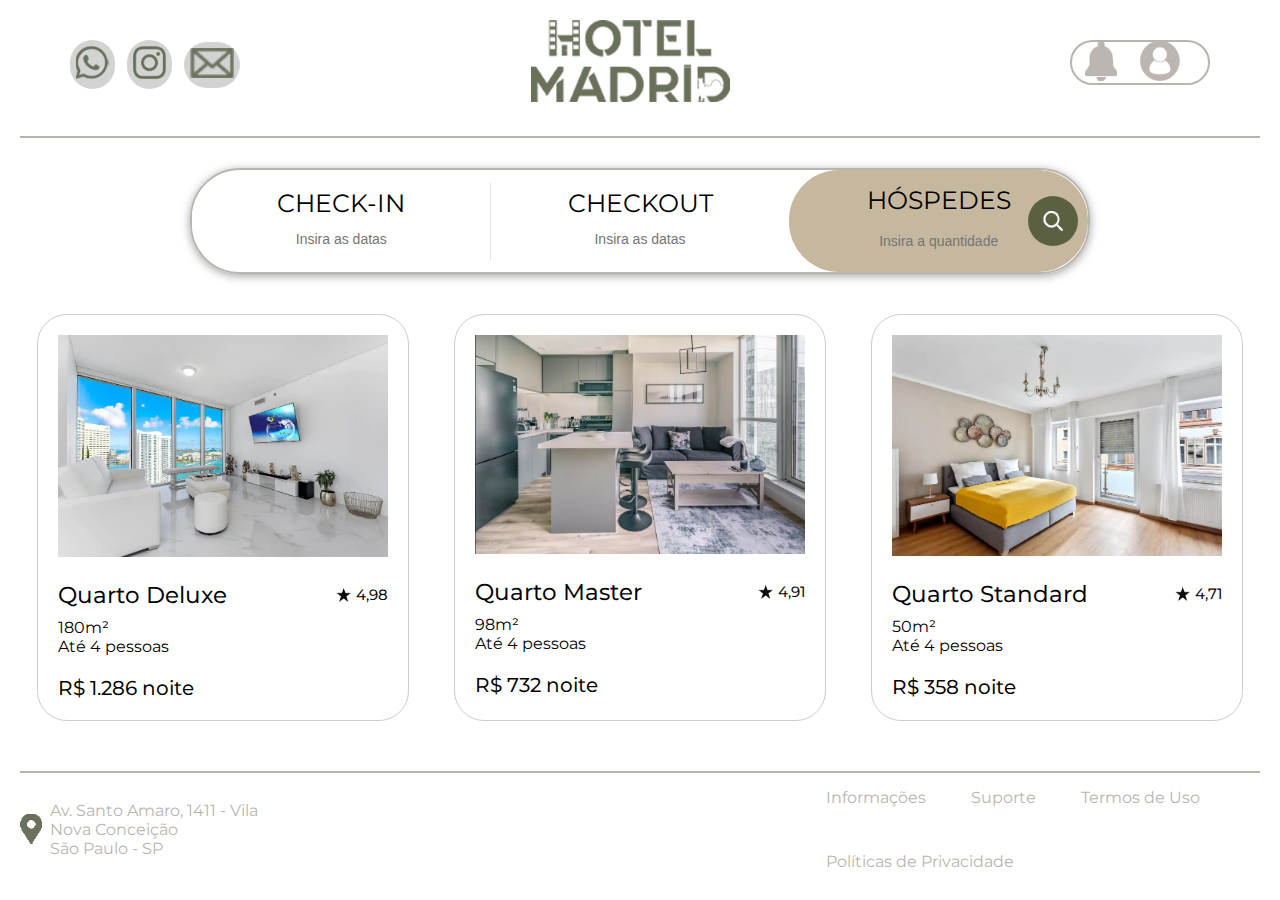
<file: index.html>
<!DOCTYPE html>
<html lang="pt-br">

<head>
    <meta charset="UTF-8">
    <meta name="viewport" content="width=device-width, initial-scale=1.0">
    <title>Hotel Madrid</title>
    <link rel="stylesheet" href="./ReservaDeHotel/CSS/styleIndex.css">
    <script src="./ReservaDeHotel/JS/index.js"></script>
    <link rel="shortcut icon" href="./ReservaDeHotel/imagens/icone_logo.ico" type="image/x-icon"> 
</head>

<body>
    <section id="container">
        <header class="header">
            <div class="redes-sociais">
                <ul>
                    <li><a href="#"> <img src="./ReservaDeHotel/imagens/whatsapp-icon.png" alt="whatsapp"></a></li>
                    <li><a href="#"> <img src="./ReservaDeHotel/imagens/instagram-icon.png" alt="instagram"></a></li>
                    <li class="emailIcon"><a href="#"> <img src="./ReservaDeHotel/imagens/email-header.png" alt="email"></a></li>
                </ul>
            </div>

            <div class="logo">
                <a href="./index.html">
                    <img src="ReservaDeHotel/imagens/logodosite.png" alt="Hotel Madrid">
                </a>
            </div>

            <div class="header-end">
                <button class="menu-btn"><img src="ReservaDeHotel/imagens/notificação-icon.png" class="header-end-img"
                        alt="Notificações"></button>
                <button class="perfil">
                    <a href="./ReservaDeHotel/html/login.html">
                    <img src="ReservaDeHotel/imagens/perfil-icon.png" class="header-end-img"
                        alt="Perfil"></button>
                    </a>
            </div>
        </header>
        <hr>

        <div class="corpo">
            <div class="barra-de-pesquisa-container">

                <div id="popup-quartos" class="popup" style="display:none;">
                    <h3>Escolha seu Quarto</h3>
                    <p>Deluxe: R$ 1286 + R$ 350 taxa de limpeza</p>
                    <button onclick="escolherQuarto('Deluxe')">Escolher Deluxe</button>
                    <p>Master: R$ 732 + R$ 350 taxa de limpeza</p>
                    <button onclick="escolherQuarto('Master')">Escolher Master</button>
                    <p>Standard: R$ 358 + R$ 350 taxa de limpeza</p>
                    <button onclick="escolherQuarto('Standard')">Escolher Standard</button>
                    <button class="botaoFechar" style="margin-top: 20px; display: block; margin-left: 80%; background-color:  #8FBF8F;" onclick="fecharPopupQuartos()">Fechar</button>
                </div>
                
                <div id="popup-recibo" class="popup" style="display:none;"></div>
                
                <div class="barra-de-pesquisa">
                    <div class="input-group">
                        <label for="checkin">CHECK-IN</label>
                        <input type="text" placeholder="Insira as datas" id="checkin">
                    </div>
                    <div class="input-group checkout">
                        <label for="checkout">CHECKOUT</label>
                        <input type="text" placeholder="Insira as datas" id="checkout">
                    </div>
                    <div class="input-group hospedes">
                        <label for="hospedes">HÓSPEDES</label>
                        <input type="text" placeholder="Insira a quantidade" id="hospedes">
                        <button class="pesquisar" onclick="mostrarPopupQuartos()">
                            <img src="ReservaDeHotel/imagens/lupa-icon.png" alt="Pesquisar">
                        </button>
                        <div id="erro-reserva" style="display:none; color:red;"></div>
                    </div>
                </div>
            </div>

            <div class="quartos">
                <div class="quarto-deluxe">
                    <a href="./ReservaDeHotel/html/quartoDeluxe.html">
                        <img src="ReservaDeHotel/imagens/Quarto/Deluxe/aa.png" alt="Quarto Deluxe">
                        <p class="categoria-quarto">Quarto Deluxe <span class="avaliação"><img
                                    src="ReservaDeHotel/imagens/star.png" alt="Avaliação">4,98</span></p>
                        <div class="descrição-quarto">
                            <p>180m²</p>
                            <p>Até 4 pessoas</p>
                        </div>
                        <p class="preço-quarto">R$ 1.286 noite</p>
                    </a>
                </div>

                <div class="quarto-master">
                    <a href="./ReservaDeHotel/html/quartoMaster.html">
                        <img src="ReservaDeHotel/imagens/Quarto/Master/aa.png" alt="Quarto Master">
                        <p class="categoria-quarto">Quarto Master <span class="avaliação"><img
                                    src="ReservaDeHotel/imagens/star.png" alt="Avaliação">4,91</span></p>
                        <div class="descrição-quarto">
                            <p>98m²</p>
                            <p>Até 4 pessoas</p>
                        </div>
                        <p class="preço-quarto">R$ 732 noite</p>
                    </a>
                </div>

                <div class="quarto-standard">
                    <a href="./ReservaDeHotel/html/quartoStandard.html">
                        <img src="ReservaDeHotel/imagens/Quarto/Standard/kk.jpg" alt="Quarto Standard">
                        <p class="categoria-quarto">Quarto Standard <span class="avaliação"><img
                                    src="ReservaDeHotel/imagens/star.png" alt="Avaliação">4,71</span></p>
                        <div class="descrição-quarto">
                            <p>50m²</p>
                            <p>Até 4 pessoas</p>
                     </a>
                    </div>
                    <p class="preço-quarto">R$ 358 noite</p>
                </div>
            </div>





        </div>

        <hr>

        <div class="footer">
            <img class="localização-icon" src="ReservaDeHotel/imagens/pin-icon.png" alt="Localização">
            <div id="localização">

                <p>Av. Santo Amaro, 1411 - Vila Nova Conceição</p>
                <p>São Paulo - SP</p>
            </div>
            <nav class="nav-footer">
                <a href="./ReservaDeHotel/html/informacoes.html">Informações</a>
                <a href="#">Suporte</a>
                <a href="#">Termos de Uso</a>
                <a href="#">Políticas de Privacidade</a>
            </nav>
        </div>
    </section>
</body>

</html>
</file>
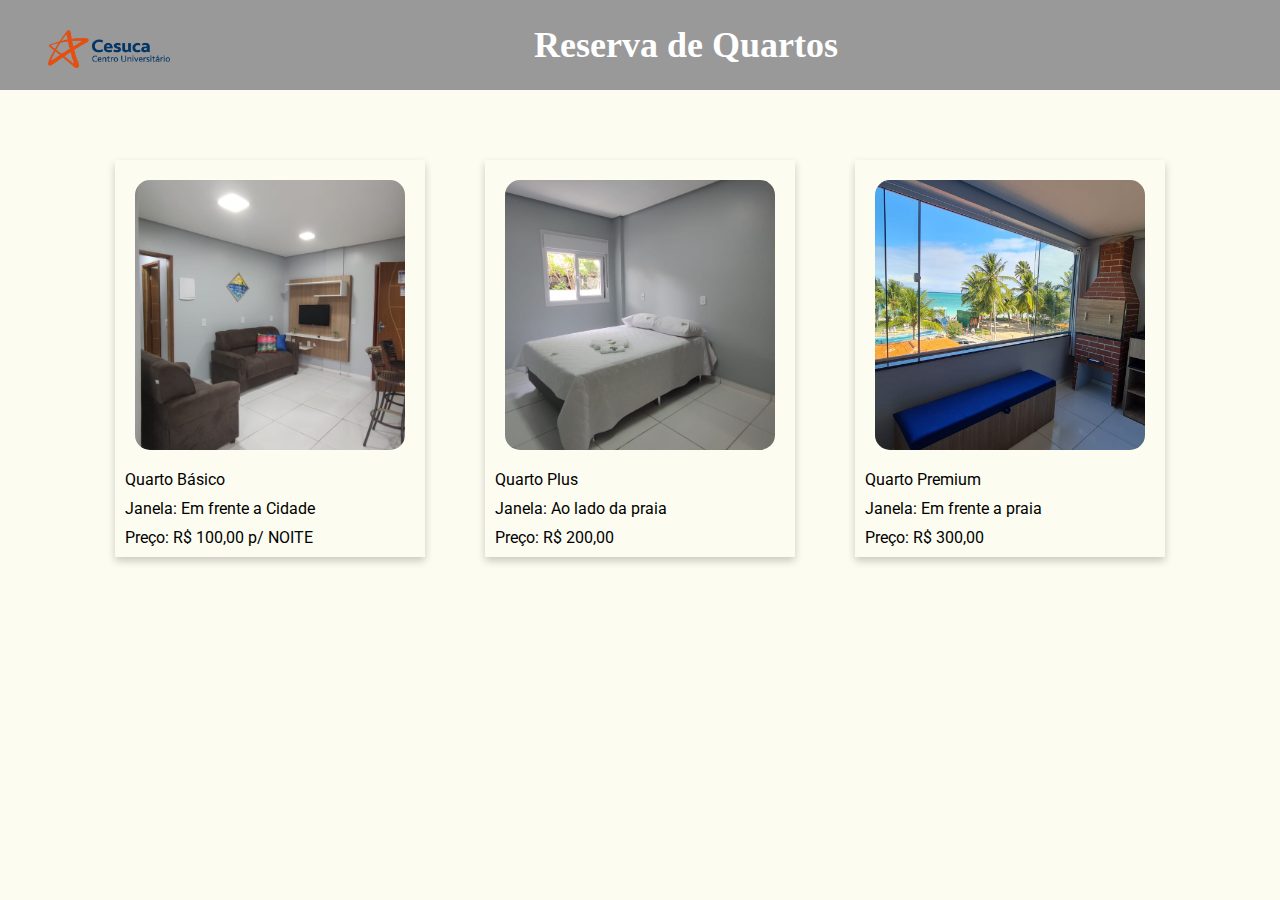
<file: ReservaDeHotel/index.html>
<!DOCTYPE html>
<html lang="pt-br">
<head>
    <meta charset="UTF-8">
    <meta name="viewport" content="width=device-width, initial-scale=1.0">
    <title>Reserva de Hotéis</title>
    <link rel="stylesheet" href="./css/styleIndex.css">
    <link href="https://fonts.googleapis.com/css2?family=Roboto:wght@400;700&display=swap" rel="stylesheet">

</head>
<body>
    <div class="cabecalho">
        <div  class="logoCesuca">
        <a href="https://www.cesuca.edu.br/">
        <img src="./imagens/capaCesucaSemFundo.png" >
        </a>
        </div>
        <a href="./index.html">
            <h1>Reserva de Quartos</h1>
        </a>
        
    </div>
    
    <div class="corpoFotosQuartos">
       
        <div  class="quartoBasico">
            <button onclick="window.location.href='/ReservaDeHotel/html/quartoBasico.html'">
            <img src="./imagens/quartoBasico.jpeg">
            
            <p>Quarto Básico</p>
            <p>Janela: Em frente a Cidade </p>
            <p>Preço: R$ 100,00 p/ NOITE</p>
            </button>
        </div>
        
        <div class="quartoPlus">
            <button onclick="window.location.href='/ReservaDeHotel/html/quartoPlus.html'">
            <img src="./imagens/quartoPlus.jpeg">

            <p>Quarto Plus</p>
            <p>Janela: Ao lado da praia</p>
            <p>Preço: R$ 200,00</p>
            </button>
        </div>
 
        <div class="quartoPremium">
            <button onclick="window.location.href='/ReservaDeHotel/html/quartoPremium.html'">
            <img src="./imagens/quartoPremium.jpeg">

            <p>Quarto Premium</p>
            <p>Janela: Em frente a praia</p>
            <p>Preço: R$ 300,00</p>
            </button>
        </div>

    </div>

    <div class="rodape">

    </div>


    
</body>
</html>
</file>
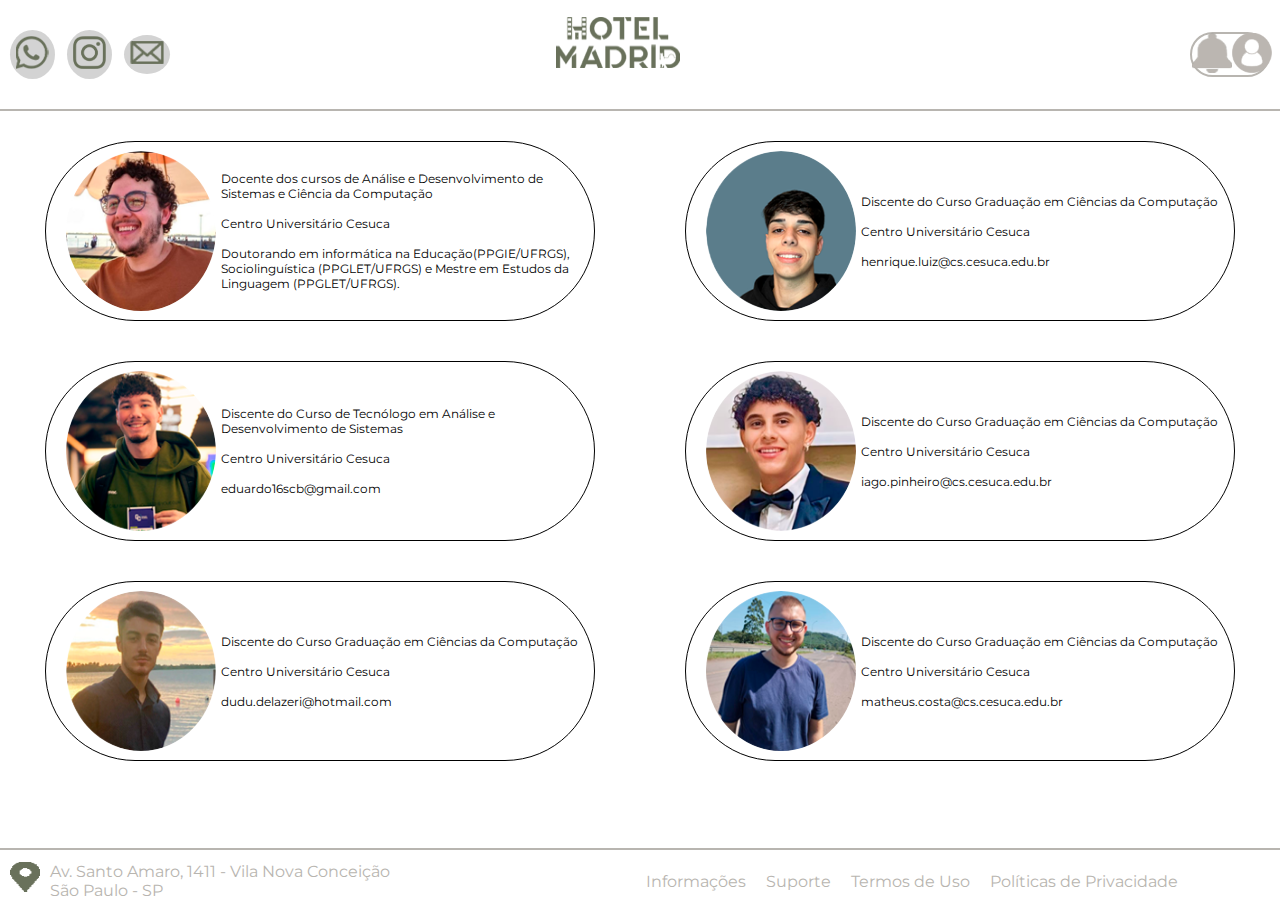
<file: ReservaDeHotel/html/informacoes.html>
<!DOCTYPE html>
<html lang="pt-br">
  <head>
    <meta charset="UTF-8" />
    <meta name="viewport" content="width=device-width, initial-scale=1.0" />
    <link rel="stylesheet" href="../CSS/informacoes.css" />
    <title>Informações Hotel Madrid</title>
  </head>

  <body>
    <header class="header">
      <div class="redes-sociais">
        <ul>
          <li>
            <a href="#">
              <img src="../imagens/whatsapp-icon.png" alt="whatsapp"
            /></a>
          </li>
          <li>
            <a href="#">
              <img src="../imagens/instagram-icon.png" alt="instagram"
            /></a>
          </li>
          <li class="emailIcon"><a href="#"> <img src="./..//imagens/email-header.png" alt="email"></a></li>
        </ul>
      </div>

      <div class="logo">
        <a href="../../index.html">
          <img src="../imagens/logodosite.png" alt="Hotel Madrid" />
        </a>
      </div>

      <div class="header-end">
        <button class="menu-btn">
          <img
            src="../imagens/notificação-icon.png"
            class="header-end-img"
            alt="Notificações"
          />
        </button>
        <button class="perfil">
          <a href="./login.html">
          <img
            src="../imagens/perfil-icon.png"
            class="header-end-img"
            alt="Perfil"
          />
        </a>
        </button>
      </div>
    </header>
    <hr />

    <div class="corpo">
      <div id="row-1">
        <div class="participantes">
          <img
            src="../imagens/fotosParticipantes/Prof.png"
            width="170px"
            height="160px"
            alt="Foto do docente Arthur Marques"
          />
          <p class="descricao-participante">
            Docente dos cursos de Análise e Desenvolvimento de Sistemas e
            Ciência da Computação<br /><br />Centro Universitário Cesuca<br /><br />Doutorando
            em informática na Educação(PPGIE/UFRGS), Sociolinguística
            (PPGLET/UFRGS) e Mestre em Estudos da Linguagem (PPGLET/UFRGS).
          </p>
        </div>

        <div class="participantes">
          <img
            src="../imagens/fotosParticipantes/H.png"
            width="170px"
            height="160px"
            alt="Foto do aluno Henrique Ribeiro"
          />
          <p class="descricao-participante">
            Discente do Curso Graduação em Ciências da Computação
            <br /><br />Centro Universitário Cesuca<br /><br />henrique.luiz@cs.cesuca.edu.br
          </p>
        </div>
      </div>

      <div id="row-2">
        <div class="participantes">
          <img
            src="../imagens/fotosParticipantes/EB.png"
            width="170px"
            height="160px"
            alt="Foto do aluno Eduardo Bernardo"
          />
          <p class="descricao-participante">
            Discente do Curso de Tecnólogo em Análise e Desenvolvimento de
            Sistemas<br /><br />Centro Universitário Cesuca<br /><br />eduardo16scb@gmail.com
          </p>
        </div>

        <div class="participantes">
          <img
            src="../imagens/fotosParticipantes/I.png"
            width="170px"
            height="160px"
            alt="Foto do aluno Iago Pinheiro"
          />
          <p class="descricao-participante">
            Discente do Curso Graduação em Ciências da Computação<br /><br />Centro
            Universitário Cesuca<br /><br />iago.pinheiro@cs.cesuca.edu.br
          </p>
        </div>
      </div>

      <div id="row-3">
        <div class="participantes">
          <img
            src="../imagens/fotosParticipantes/ED.png"
            width="170px"
            height="160px"
            alt="Foto do aluno Eduardo Delazeri"
          />
          <p class="descricao-participante">
            Discente do Curso Graduação em Ciências da Computação<br /><br />Centro
            Universitário Cesuca<br /><br />dudu.delazeri@hotmail.com
          </p>
        </div>

        <div class="participantes">
          <img
            src="../imagens/fotosParticipantes/M.png"
            width="170px"
            height="160px"
            alt="Foto do aluno Matheus Negrini"
          />
          <p class="descricao-participante">
            Discente do Curso Graduação em Ciências da Computação<br /><br />Centro
            Universitário Cesuca<br /><br />matheus.costa@cs.cesuca.edu.br
          </p>
        </div>
      </div>
    </div>

    <hr id="footer-line" />
    <div class="footer">
      <div id="localizacao">
        <img
          class="localizacao-icon"
          src="../imagens/pin-icon.png"
          alt="Localização"
        />
        <p>Av. Santo Amaro, 1411 - Vila Nova Conceição<br />São Paulo - SP</p>
      </div>
      <nav class="nav-footer">
        <a href="./../html/informacoes.html">Informações</a>
        <a href="#">Suporte</a>
        <a href="#">Termos de Uso</a>
        <a href="#">Políticas de Privacidade</a>
      </nav>
    </div>
  </body>
</html>
</file>
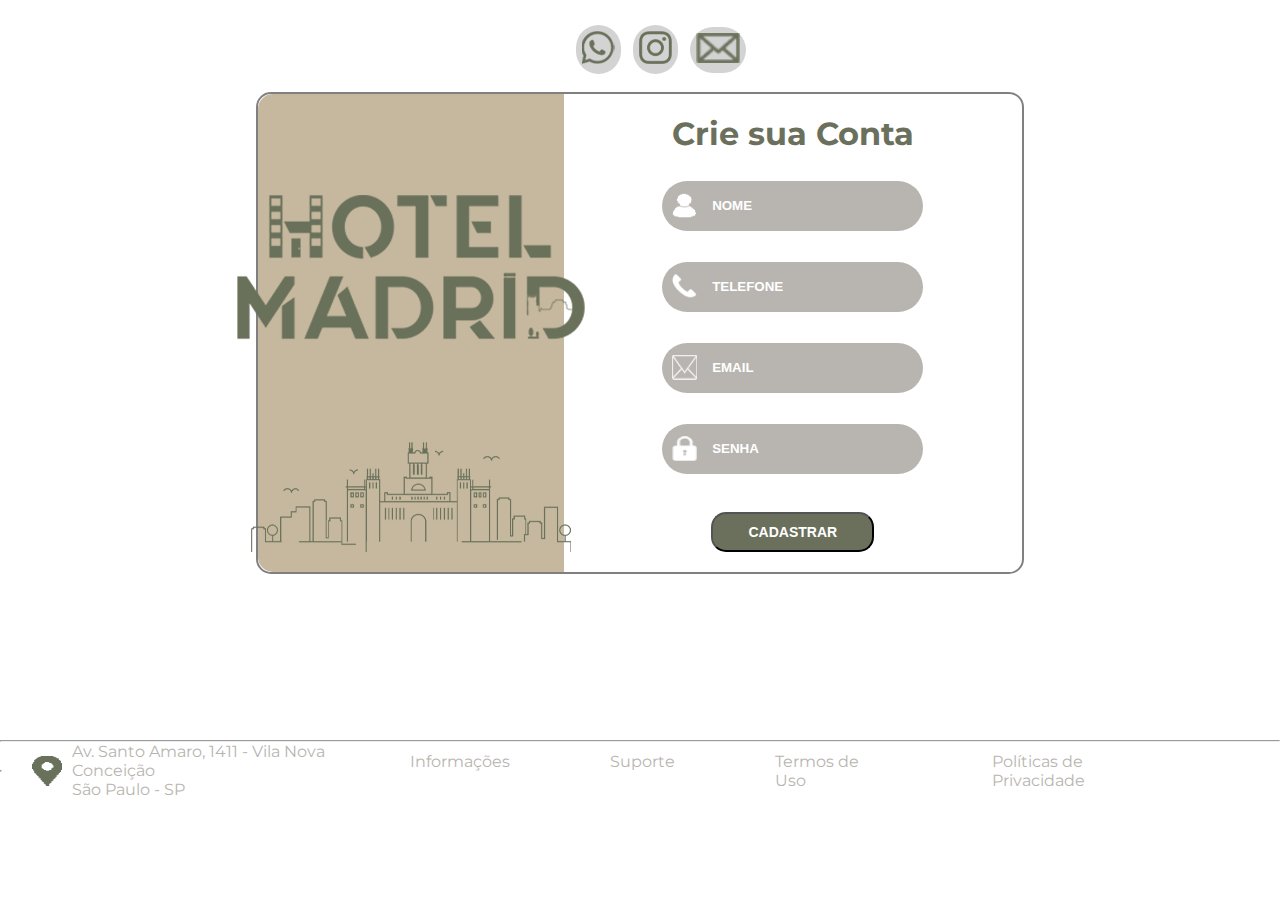
<file: ReservaDeHotel/html/login.html>
<!DOCTYPE html>
<html lang="pt-br">

<head>
    <meta charset="UTF-8">
    <meta name="viewport" content="width=device-width, initial-scale=1.0">
    <link rel="stylesheet" href="../CSS/login.css">
    <link rel="shortcut icon" href="../imagens/icone_logo.ico" type="image/x-icon"> 
    <title>Login</title>
</head>

<header class="header">
    <div class="redes-sociais">
        <ul>
            <li><a href="#"> <img src="./..//imagens/whatsapp-icon.png" alt="whatsapp"></a></li>
            <li><a href="#"> <img src="./..//imagens/instagram-icon.png" alt="instagram"></a></li>
            <li class="emailIcon"><a href="#"> <img src="./..//imagens/email-header.png" alt="email"></a></li>
        </ul>
    </div>

    
</header>
   
<body>
    
    <div class="main-login">
        <div class="left-login">
            <div class="logo-container"> 
                <img src="../imagens/logo.png" alt="Logo Hotel Madrid" class="logo-left">
            </div>
            <img src="../imagens/madrid.png" alt="" class="madrid-left">
        </div>
        <div class="right-login">
            <div class="card-login">
                <h1> Crie sua Conta </h1>
                <form class="form">
                    <div class="input-container">
                        <img src="../imagens/nome-icon.png" alt="nome-icon">
                        <input type="text" placeholder="Nome">
                    </div>
                    <div class="input-container">
                        <img src="../imagens/telefone-icon.png" alt="telefone-icon">
                        <input type="tel" placeholder="Telefone">
                    </div>
                    <div class="input-container">
                        <img src="../imagens/email-icon.png" alt="email-icon">
                        <input type="email" placeholder="Email">
                    </div>
                    <div class="input-container">
                        <img src="../imagens/senha-icon.png" alt="senha-icon">
                        <input type="password" placeholder="Senha">
                    </div>
                    <button src="../../index.html" class="btn"> Cadastrar </button>
                </form>
            </div>
        </div>
    </div>

    <hr class="hrDaDesgraca">

    <div class="footer">
        <hr>
        
        <div id="localizacao">
            <img class="localizacao-icon" src="../imagens/pin-icon.png" alt="Localização">
            <p>Av. Santo Amaro, 1411 - Vila Nova Conceição<br>São Paulo - SP</p>
        </div>
        <nav class="nav-footer">
            <a href="informacoes.html">Informações</a>
            <a href="#">Suporte</a>
            <a href="#">Termos de Uso</a>
            <a href="#">Políticas de Privacidade</a>
        </nav>
    </div>
    <script src="../JS/login.js"></script>
</body>

</html>
</file>
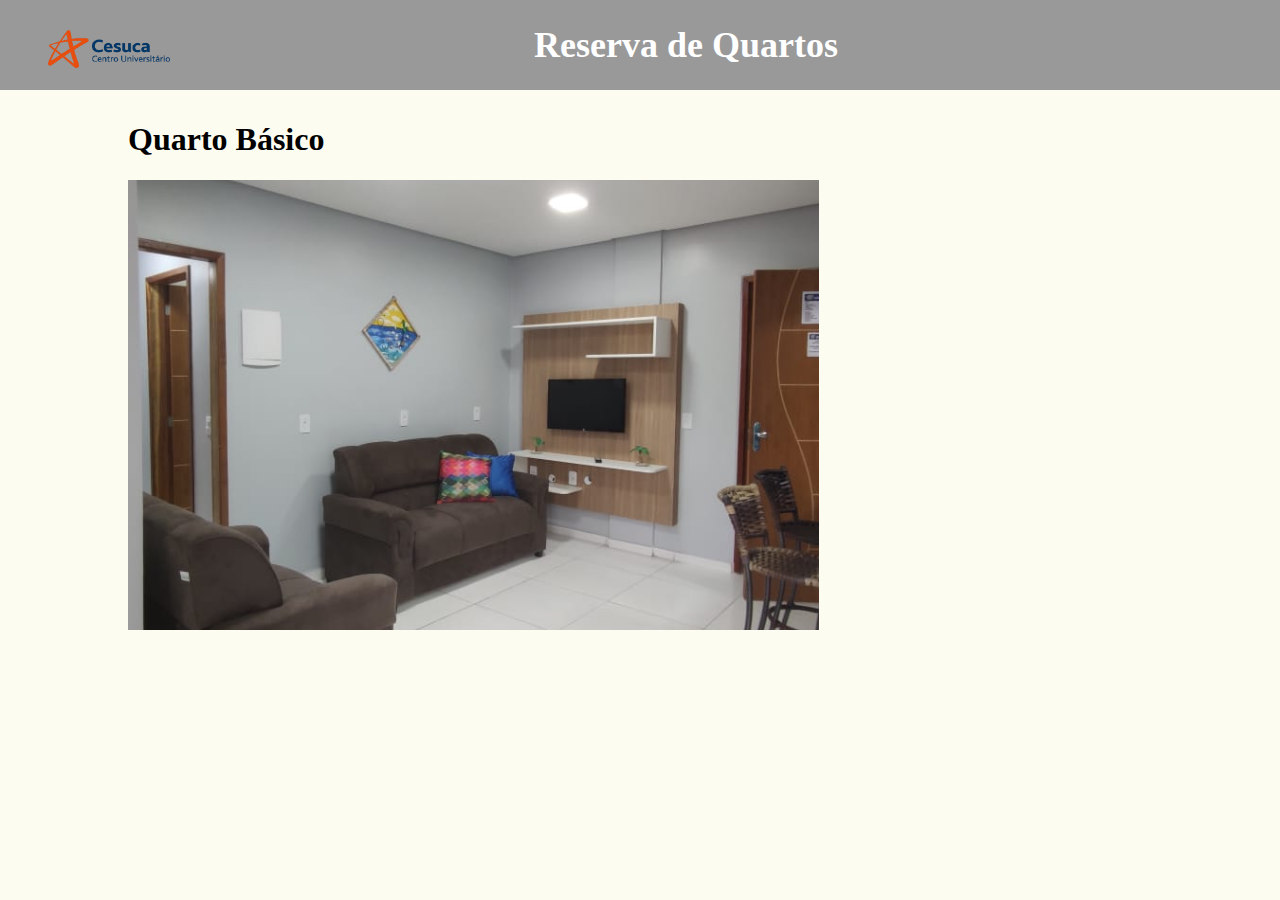
<file: ReservaDeHotel/html/quartoBasico.html>
<!DOCTYPE html>
<html lang="pt-br">
<head>
    <meta charset="UTF-8">
    <meta name="viewport" content="width=device-width, initial-scale=1.0">
    <link rel="stylesheet" href="../css/styleQuartos.css">
    <link href="https://fonts.googleapis.com/css2?family=Roboto:wght@400;700&display=swap" rel="stylesheet">

    <title>Quarto Básico</title>
</head>
<body>
    <div class="cabecalho">
    
        <div  class="logoCesuca">
            <a href="https://www.cesuca.edu.br/">
            <img src="../imagens/capaCesucaSemFundo.png" >
            </a>
            </div>
        <a  href="../../index.html">
            <h1>Reserva de Quartos</h1>
        </a>
    
    </div>

    <div class="imagemTitulo">   
        <h1>Quarto Básico</h1>
        <img src="../imagens/quartoBasico1.jpeg">
    </div>

    <div class="infoAp">

    </div>

    <div class="form">

    </div>

    <div class="rodape">
        
    </div>
</body>
</html>
</file>
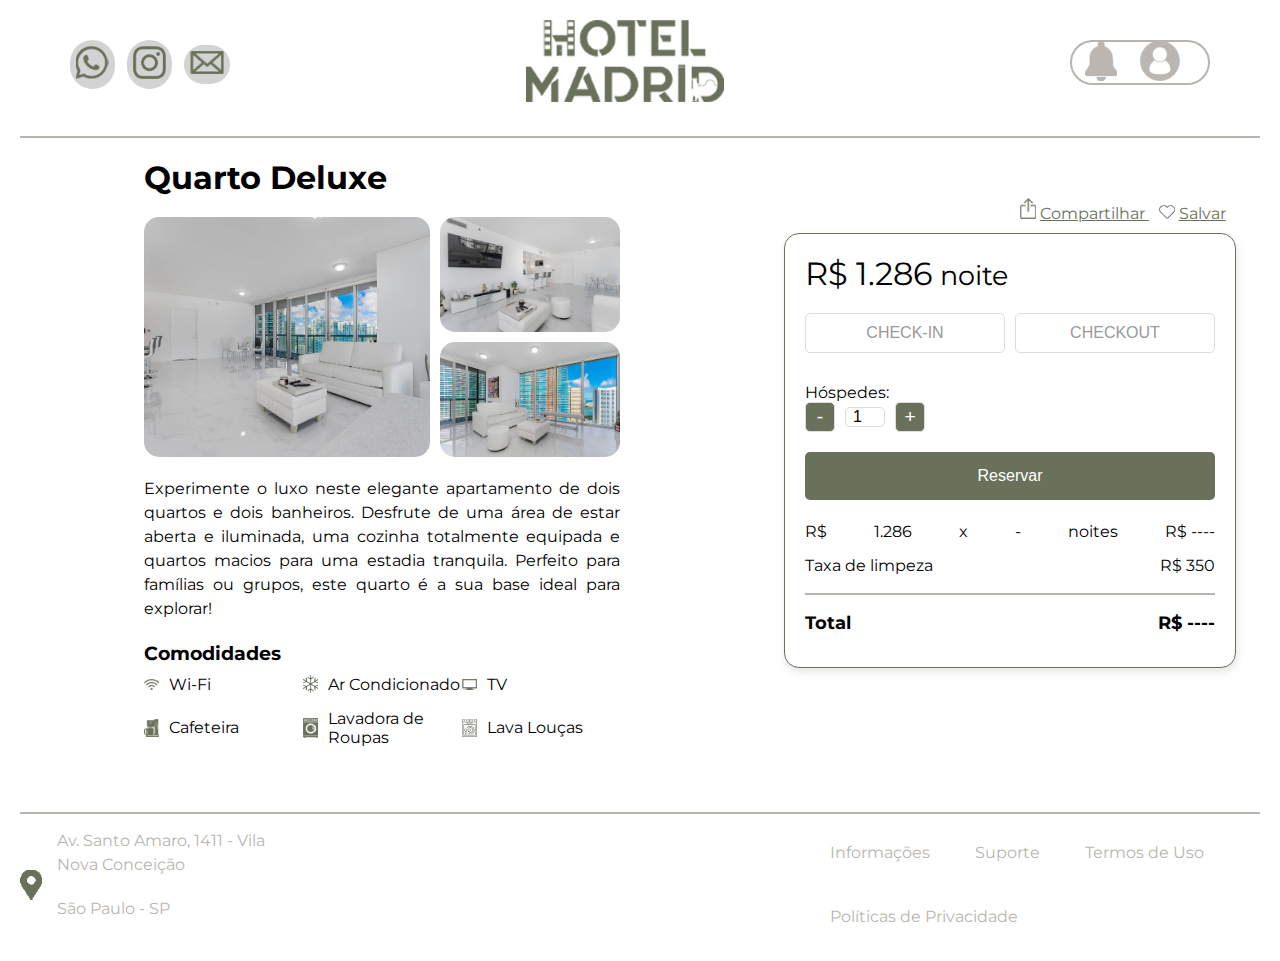
<file: ReservaDeHotel/html/quartoDeluxe.html>
<!DOCTYPE html>
<html lang="pt-br">
<head>
    <meta charset="UTF-8">
    <meta name="viewport" content="width=device-width, initial-scale=1.0">
    <link rel="stylesheet" href="../CSS/styleQuartos.css">
    <link rel="shortcut icon" href="../imagens/icone_logo.ico" type="image/x-icon">
    <title>Quarto Deluxe</title>
</head>
<body>
    <section id="container">
        <header class="header">
            <div class="redes-sociais">
                <ul>
                    <li><a href="#"> <img src="../imagens/whatsapp-icon.png" alt="whatsapp"></a></li>
                    <li><a href="#"> <img src="../imagens/instagram-icon.png" alt="instagram"></a></li>
                    <li class="emailIcon"><a href="#"> <img src="./..//imagens/email-header.png" alt="email"></a></li>
                </ul>
            </div>

            <div class="logo">
                <a href="../../index.html">
                    <img src="../imagens/logodosite.png" alt="Hotel Madrid">
                </a>
            </div>

            <div class="header-end">
                <button class="menu-btn"><img src="../imagens/notificação-icon.png" class="header-end-img"
                        alt="Notificações"></button>
                <button class="perfil">
                    <a href="../html/login.html">
                    <img src="../imagens/perfil-icon.png" class="header-end-img"
                        alt="Perfil"></button>
                    </a>
            </div>
        </header>
        <hr>
        
        <div class="conteudo">
            <div class="corpo-conteudo">
                <div class="quarto-info">
                    <h1>Quarto Deluxe</h1>
                    <div class="image-grid">
                        <img src="../imagens/Quarto/Deluxe/bb.png" alt="Quarto principal">
                        <div class="small-images">
                            <img src="../imagens/Quarto/Deluxe/cc.png" alt="Quarto adicional">
                            <img src="../imagens/Quarto/Deluxe/dd.png" alt="Sala de estar">
                        </div>
                    </div>
                    
                    <p>Experimente o luxo neste elegante apartamento de dois quartos e dois banheiros. Desfrute de uma área de estar aberta e iluminada, uma cozinha totalmente equipada e quartos macios para uma estadia tranquila. Perfeito para famílias ou grupos, este quarto é a sua base ideal para explorar!</p>

                    <h2>Comodidades</h2>
                    <ul class="comodidades">
                        <li><img src="../imagens/Quarto/wifi.png">Wi-Fi</li>
                        <li><img src="../imagens/Quarto/ar cond.png">Ar Condicionado</li>
                        <li><img src="../imagens/Quarto/tv.png">TV</li>
                        <li><img src="../imagens/Quarto/cafeteira.png">Cafeteira</li>
                        <li><img src="../imagens/Quarto/maquina de lavar.png">Lavadora de Roupas</li>
                        <li><img src="../imagens/Quarto/lava louça.png">Lava Louças</li>
                    </ul>
                </div>
                
                <div class="reserva-info-total">
                    <div class="reserva-info-links">
                        <img src="../imagens/Quarto/compartilhar.png">
                        <a href=""> Compartilhar </a>
                        <img src="../imagens/Quarto/like.png">
                        <a href=""> Salvar</a>
                    </div>
                    <div  class="reserva-info">
                        <div class="price">
                            <span>R$ 1.286</span> <small>noite</small>
                        </div>
                        <div class="reserva-dates">
                            <input type="text" id="checkin-date" placeholder="CHECK-IN" title="Digite a data de entrada" onfocus="(this.type='date')" onblur="if(!this.value) this.type='text'">
                            <input type="text" id="checkout-date" placeholder="CHECKOUT" title="Digite a data de saída" onfocus="(this.type='date')" onblur="if(!this.value) this.type='text'">
                        </div>       
                        <div class="hospedes-selecao">
                            <label for="hospedes">Hóspedes:</label>
                            <div class="contador-hospedes">
                                <button onclick="alterarHospedes(-1)">-</button>
                                <input id="hospedes" type="number" value="1" min="1" max="4" readonly>
                                <button onclick="alterarHospedes(1)">+</button>
                            </div>
                            <p id="aviso" class="aviso-limite">O quarto suporta no máximo 4 hóspedes.</p>
                        </div>                                         
                        <button class="btn-reservar">Reservar</button>
                        <p id="erro-reserva" class="erro-reserva">Preencha as datas de Check-in e Check-out corretamente.</p>
                        <div class="resumo">
                            <p>R$ <span id="valor-por-noite" data-preco="1286">1.286</span> x 
                            <span id="noites">-</span> noites 
                            <span id="preco-total-noites">R$ ----</span></p>
                            
                            <p>Taxa de limpeza <span id="taxa-limpeza" data-preco="350">R$ 350</span></p>
                            <hr>
                            <p class="total">Total <span id="preco-total">R$ ----</span></p>
                        </div>
                        
                        <!-- POPUP -->

                        <div id="popup" class="popup" style="display: none;">
                            <p>Reserva feita com sucesso!</p>
                            <a href="../../index.html">
                            <button onclick="closePopup()">Fechar</button>
                            </a>    
                        </div>

                    </div>
                </div>
            </div>

            <hr>

            <div class="footer">
                <img class="localização-icon" src="../imagens/pin-icon.png" alt="Localização">
                <div id="localização">
                    <p>Av. Santo Amaro, 1411 - Vila Nova Conceição</p>
                    <p>São Paulo - SP</p>
                </div>
                <nav class="nav-footer">
                    <a href="../html/informacoes.html">Informações</a>
                    <a href="#">Suporte</a>
                    <a href="#">Termos de Uso</a>
                    <a href="#">Políticas de Privacidade</a>
                </nav>
            </div>
        </div>

    </section>
    <script src="../JS/app.js"></script>
</body>
</html>
</file>
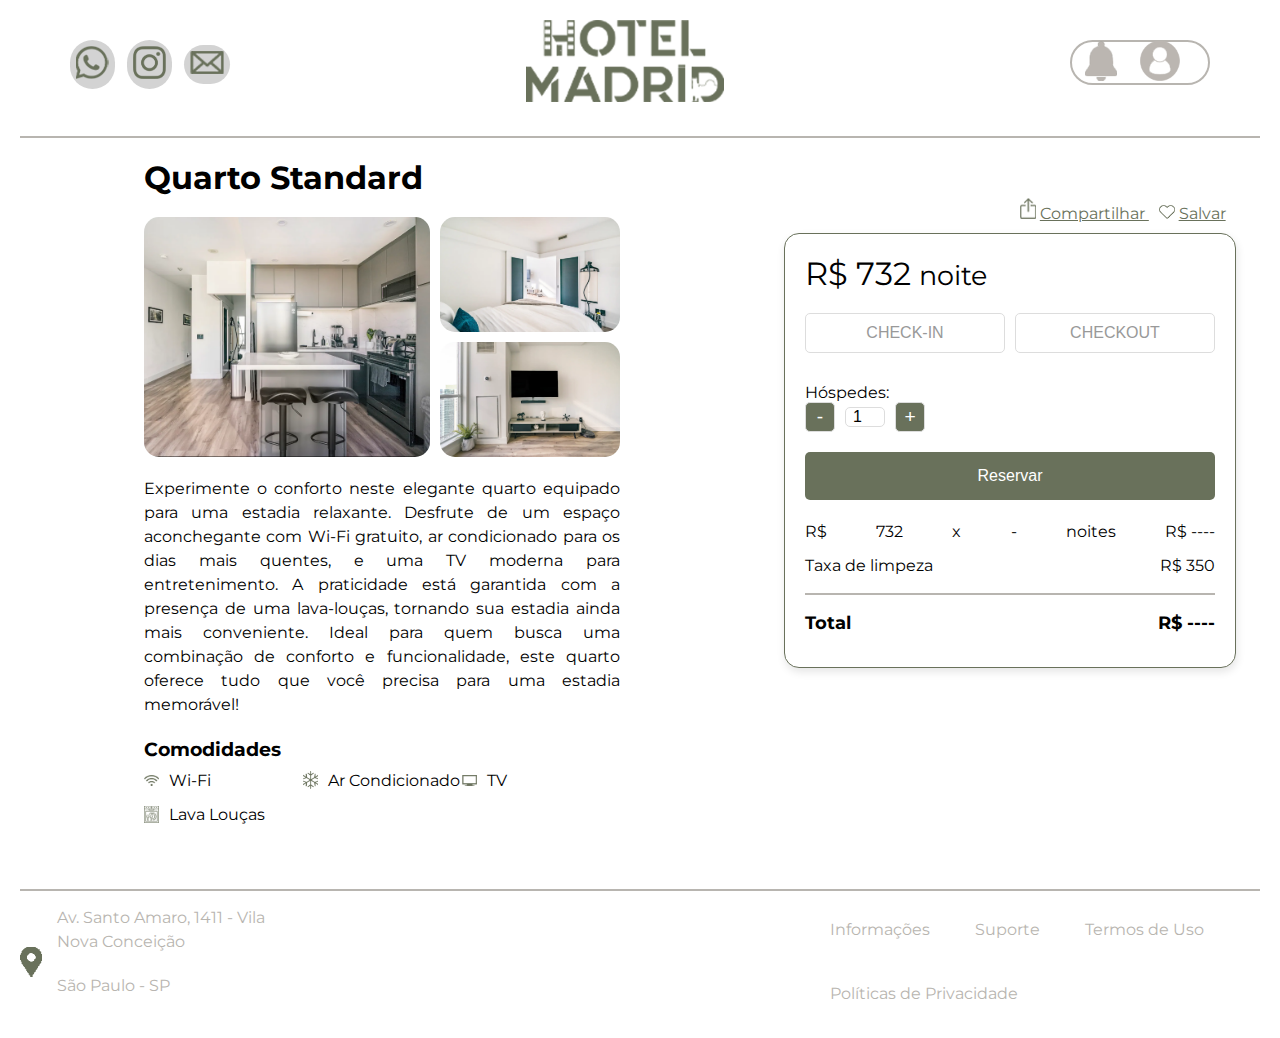
<file: ReservaDeHotel/html/quartoMaster.html>
<!DOCTYPE html>
<html lang="pt-br">
<head>
    <meta charset="UTF-8">
    <meta name="viewport" content="width=device-width, initial-scale=1.0">
    <link rel="stylesheet" href="../CSS/styleQuartos.css">
    <link rel="shortcut icon" href="../imagens/icone_logo.ico" type="image/x-icon">
    <title>Quarto Master</title>
</head>
<body>
    <section id="container">
        <header class="header">
            <div class="redes-sociais">
                <ul>
                    <li><a href="#"> <img src="../imagens/whatsapp-icon.png" alt="whatsapp"></a></li>
                    <li><a href="#"> <img src="../imagens/instagram-icon.png" alt="instagram"></a></li>
                    <li class="emailIcon"><a href="#"> <img src="./..//imagens/email-header.png" alt="email"></a></li>
                </ul>
            </div>

            <div class="logo">
                <a href="../../index.html">
                    <img src="../imagens/logodosite.png" alt="Hotel Madrid">
                </a>
            </div>

            <div class="header-end">
                <button class="menu-btn"><img src="../imagens/notificação-icon.png" class="header-end-img"
                        alt="Notificações"></button>
                <button class="perfil">
                    <a href="../html/login.html">
                    <img src="../imagens/perfil-icon.png" class="header-end-img"
                        alt="Perfil"></button>
                    </a>
            </div>
        </header>
        <hr>
        
        <div class="conteudo">
            <div class="corpo-conteudo">
                <div class="quarto-info">
                    <h1>Quarto Standard</h1>
                    <div class="image-grid">
                        <img src="../imagens/Quarto/Master/bb.png" alt="Quarto principal">
                        <div class="small-images">
                            <img src="../imagens/Quarto/Master/cc.png" alt="Quarto adicional">
                            <img src="../imagens/Quarto/Master/dd.png" alt="Sala de estar">
                        </div>
                    </div>
                    
                    <p>Experimente o conforto neste elegante quarto equipado para uma estadia relaxante. Desfrute de um espaço aconchegante com Wi-Fi gratuito, ar condicionado para os dias mais quentes, e uma TV moderna para entretenimento. A praticidade está garantida com a presença de uma lava-louças, tornando sua estadia ainda mais conveniente. Ideal para quem busca uma combinação de conforto e funcionalidade, este quarto oferece tudo que você precisa para uma estadia memorável!</p>

                    <h2>Comodidades</h2>
                    <ul class="comodidades">
                        <li><img src="../imagens/Quarto/wifi.png">Wi-Fi</li>
                        <li><img src="../imagens/Quarto/ar cond.png">Ar Condicionado</li>
                        <li><img src="../imagens/Quarto/tv.png">TV</li>
                        <li><img src="../imagens/Quarto/lava louça.png">Lava Louças</li>
                    </ul>
                </div>
                
                <div class="reserva-info-total">
                    <div class="reserva-info-links">
                        <img src="../imagens/Quarto/compartilhar.png">
                        <a href=""> Compartilhar </a>
                        <img src="../imagens/Quarto/like.png">
                        <a href=""> Salvar</a>
                    </div>
                    <div  class="reserva-info">
                        <div class="price">
                            <span>R$ 732</span> <small>noite</small>
                        </div>
                        <div class="reserva-dates">
                            <input type="text" id="checkin-date" placeholder="CHECK-IN" title="Digite a data de entrada" onfocus="(this.type='date')" onblur="if(!this.value) this.type='text'">
                            <input type="text" id="checkout-date" placeholder="CHECKOUT" title="Digite a data de saída" onfocus="(this.type='date')" onblur="if(!this.value) this.type='text'">
                        </div>       
                        <div class="hospedes-selecao">
                            <label for="hospedes">Hóspedes:</label>
                            <div class="contador-hospedes">
                                <button onclick="alterarHospedes(-1)">-</button>
                                <input id="hospedes" type="number" value="1" min="1" max="4" readonly>
                                <button onclick="alterarHospedes(1)">+</button>
                            </div>
                            <p id="aviso" class="aviso-limite">O quarto suporta no máximo 4 hóspedes.</p>
                        </div>                                         
                        <button class="btn-reservar">Reservar</button>
                        <p id="erro-reserva" class="erro-reserva">Preencha as datas de Check-in e Check-out corretamente.</p>
                        <div class="resumo">
                            <p>R$ <span id="valor-por-noite" data-preco="732">732</span> x 
                            <span id="noites">-</span> noites 
                            <span id="preco-total-noites">R$ ----</span></p>
                            
                            <p>Taxa de limpeza <span id="taxa-limpeza" data-preco="350">R$ 350</span></p>
                            <hr>
                            <p class="total">Total <span id="preco-total">R$ ----</span></p>
                        </div>
                        
                        <!-- POPUP -->

                        <div id="popup" class="popup" style="display: none;">
                            <p>Reserva feita com sucesso!</p>
                            <a href="../../index.html">
                            <button onclick="closePopup()">Fechar</button>
                            </a>    
                        </div>

                    </div>
                </div>
            </div>

            <hr>

            <div class="footer">
                <img class="localização-icon" src="../imagens/pin-icon.png" alt="Localização">
                <div id="localização">
                    <p>Av. Santo Amaro, 1411 - Vila Nova Conceição</p>
                    <p>São Paulo - SP</p>
                </div>
                <nav class="nav-footer">
                    <a href="../html/informacoes.html">Informações</a>
                    <a href="#">Suporte</a>
                    <a href="#">Termos de Uso</a>
                    <a href="#">Políticas de Privacidade</a>
                </nav>
            </div>
        </div>

    </section>
    <script src="../JS/app.js"></script>
</body>
</html>
</file>
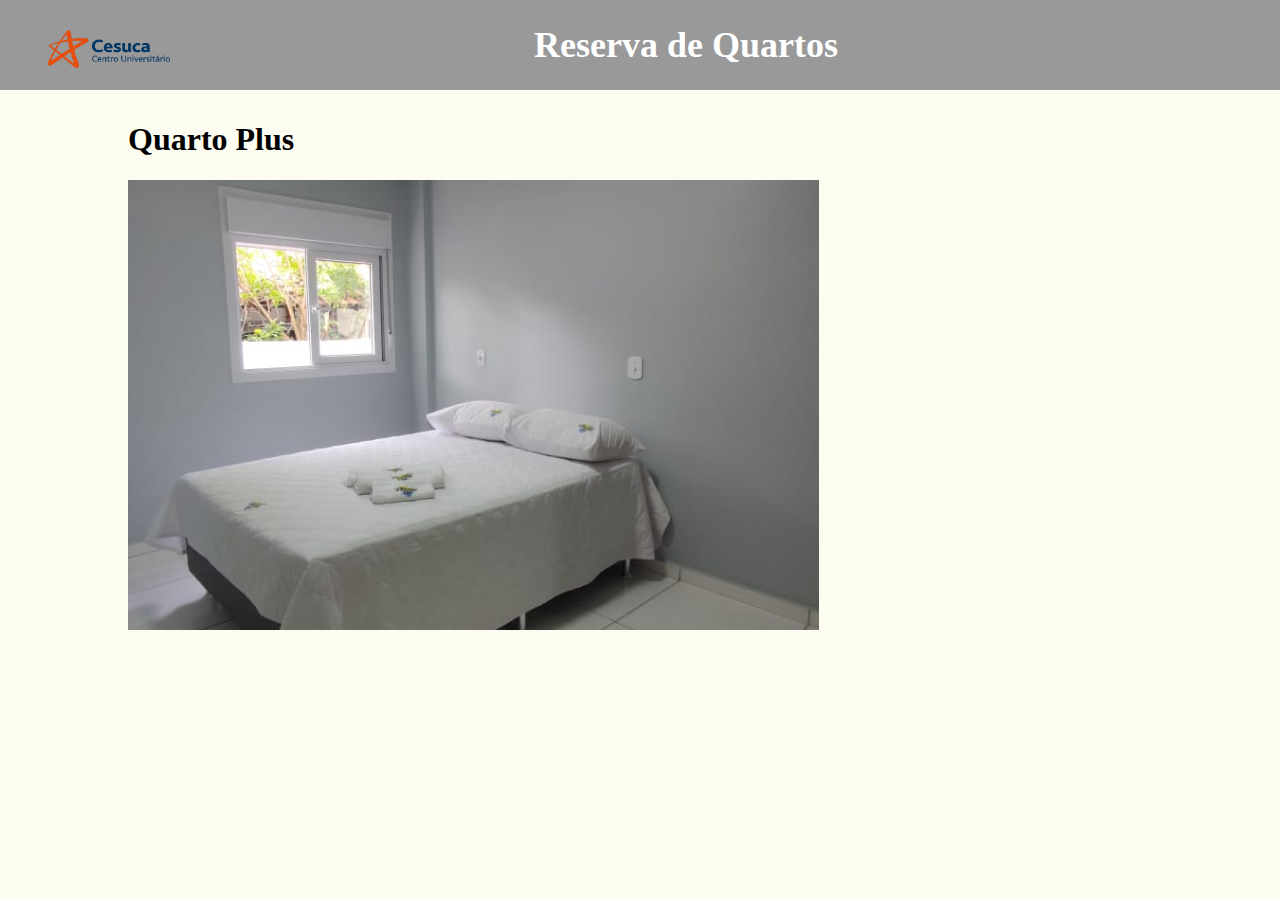
<file: ReservaDeHotel/html/quartoPlus.html>
<!DOCTYPE html>
<html lang="pt-br">
<head>
    <meta charset="UTF-8">
    <meta name="viewport" content="width=device-width, initial-scale=1.0">
    <link rel="stylesheet" href="../css/styleQuartos.css">
    <link href="https://fonts.googleapis.com/css2?family=Roboto:wght@400;700&display=swap" rel="stylesheet">

    <title>Quarto Plus</title>
</head>
<body>
    <div class="cabecalho">
        <div  class="logoCesuca">
            <a href="https://www.cesuca.edu.br/">
            <img src="../imagens/capaCesucaSemFundo.png" >
            </a>
            </div>
        <a  href="../../index.html">
            <h1>Reserva de Quartos</h1>
        </a>
        
    </div>

    <div class="imagemTitulo">   
        <h1>Quarto Plus</h1>
        <img src="../imagens/quartoPlus1.jpeg">
    </div>

    <div class="infoAp">

    </div>

    <div class="form">

    </div>

    <div class="rodape">

    </div>
</body>
</html>
</file>
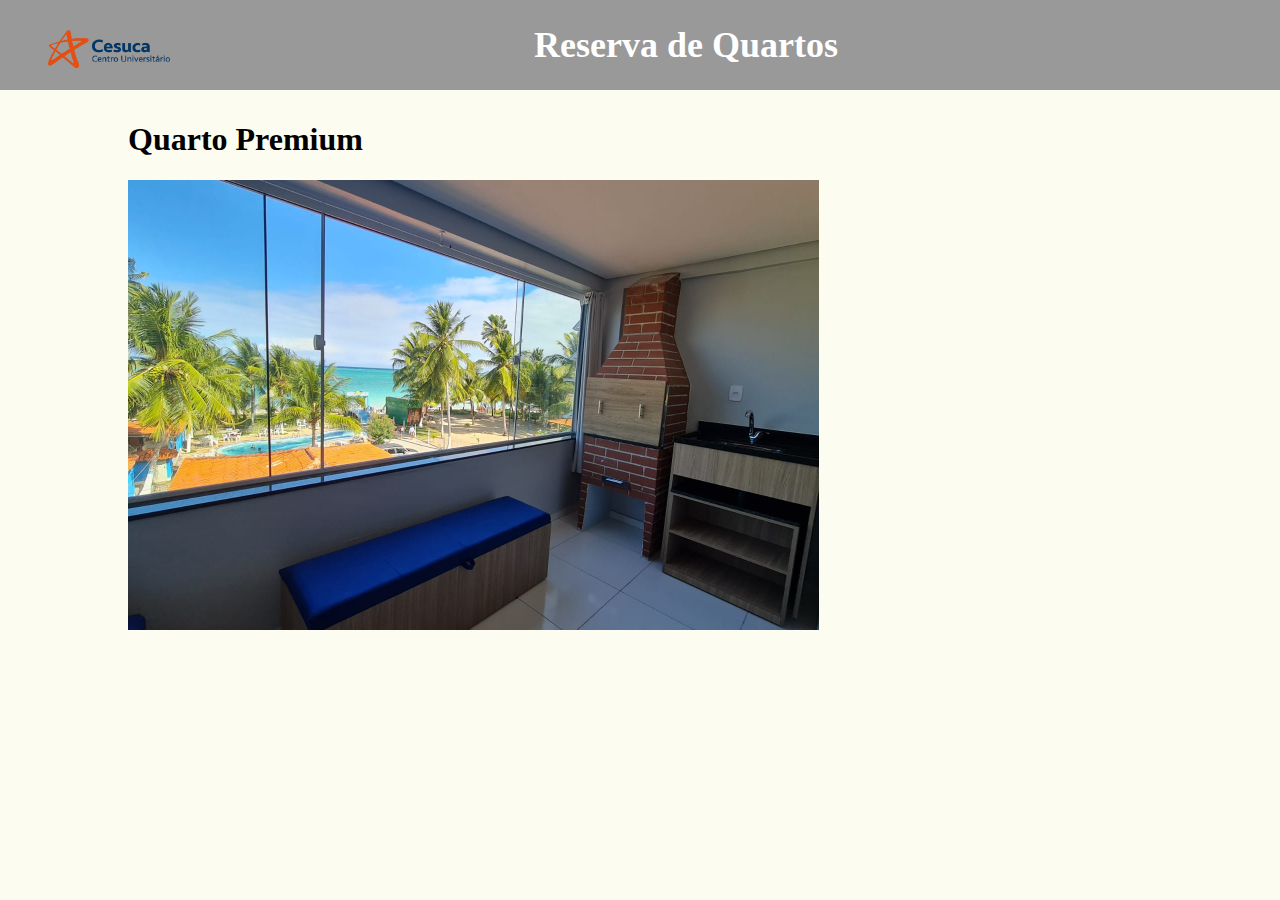
<file: ReservaDeHotel/html/quartoPremium.html>
<!DOCTYPE html>
<html lang="pt-br">
<head>
    <meta charset="UTF-8">
    <meta name="viewport" content="width=device-width, initial-scale=1.0">
    <link rel="stylesheet" href="../css/styleQuartos.css">
    <link href="https://fonts.googleapis.com/css2?family=Roboto:wght@400;700&display=swap" rel="stylesheet">

    <title>Quarto Premium</title>
</head>
<body>
    <div class="cabecalho">
        <div  class="logoCesuca">
            <a href="https://www.cesuca.edu.br/">
            <img src="../imagens/capaCesucaSemFundo.png" >
            </a>
            </div>
        <a  href="../../index.html">
            <h1>Reserva de Quartos</h1>
        </a>
        
    </div>

    <div class="imagemTitulo">   
        <h1>Quarto Premium</h1>
        <img src="../imagens/quartoPremium1.jpeg">
    </div>

    <div class="infoAp">

    </div>

    <div class="form">

    </div>

    <div class="rodape"></div>
</body>
</html>
</file>
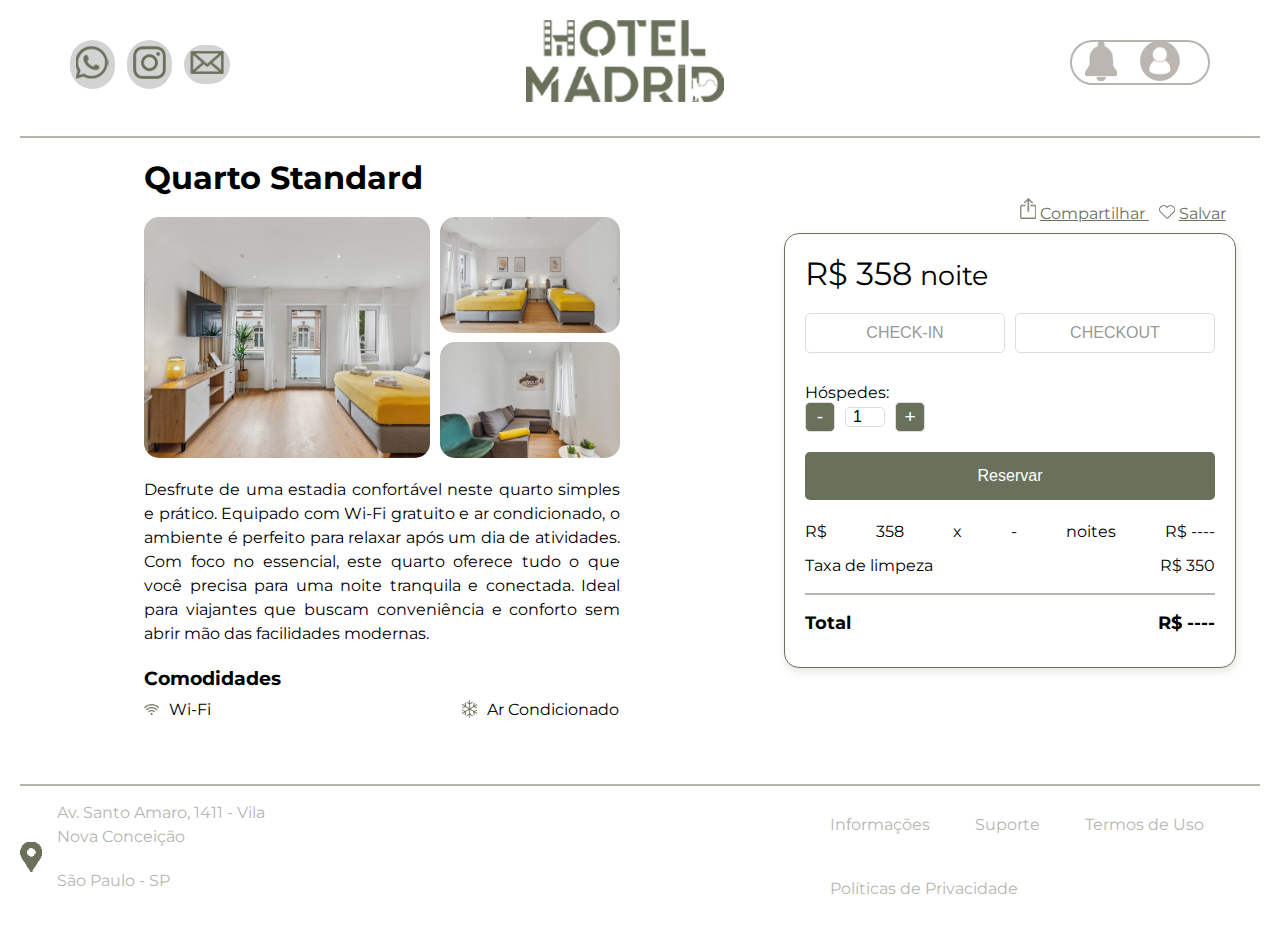
<file: ReservaDeHotel/html/quartoStandard.html>
<!DOCTYPE html>
<html lang="pt-br">
<head>
    <meta charset="UTF-8">
    <meta name="viewport" content="width=device-width, initial-scale=1.0">
    <link rel="stylesheet" href="../CSS/styleQuartos.css">
    <link rel="shortcut icon" href="../imagens/icone_logo.ico" type="image/x-icon">
    <title>Quarto Standard</title>
</head>
<body>
    <section id="container">
        <header class="header">
            <div class="redes-sociais">
                <ul>
                    <li><a href="#"> <img src="../imagens/whatsapp-icon.png" alt="whatsapp"></a></li>
                    <li><a href="#"> <img src="../imagens/instagram-icon.png" alt="instagram"></a></li>
                    <li class="emailIcon"><a href="#"> <img src="./..//imagens/email-header.png" alt="email"></a></li>
                </ul>
            </div>

            <div class="logo">
                <a href="../../index.html">
                    <img src="../imagens/logodosite.png" alt="Hotel Madrid">
                </a>
            </div>

            <div class="header-end">
                <button class="menu-btn"><img src="../imagens/notificação-icon.png" class="header-end-img"
                        alt="Notificações"></button>
                <button class="perfil">
                    <a href="../html/login.html">
                    <img src="../imagens/perfil-icon.png" class="header-end-img"
                        alt="Perfil"></button>
                    </a>
            </div>
        </header>
        <hr>
        
        <div class="conteudo">
            <div class="corpo-conteudo">
                <div class="quarto-info">
                    <h1>Quarto Standard</h1>
                    <div class="image-grid">
                        <img src="../imagens/Quarto/Standard/bb.jpg" alt="Quarto principal">
                        <div class="small-images">
                            <img src="../imagens/Quarto/Standard/cc.jpg" alt="Quarto adicional">
                            <img src="../imagens/Quarto/Standard/dd.jpg" alt="Sala de estar">
                        </div>
                    </div>
                    
                    <p>Desfrute de uma estadia confortável neste quarto simples e prático. Equipado com Wi-Fi gratuito e ar condicionado, o ambiente é perfeito para relaxar após um dia de atividades. Com foco no essencial, este quarto oferece tudo o que você precisa para uma noite tranquila e conectada. Ideal para viajantes que buscam conveniência e conforto sem abrir mão das facilidades modernas.</p>

                    <h2>Comodidades</h2>
                    <ul class="comodidades">
                        <li><img src="../imagens/Quarto/wifi.png">Wi-Fi</li>
                        <li><img src="../imagens/Quarto/ar cond.png">Ar Condicionado</li>
                    </ul>
                </div>
                
                <div class="reserva-info-total">
                    <div class="reserva-info-links">
                        <img src="../imagens/Quarto/compartilhar.png">
                        <a href=""> Compartilhar </a>
                        <img src="../imagens/Quarto/like.png">
                        <a href=""> Salvar</a>
                    </div>
                    <div  class="reserva-info">
                        <div class="price">
                            <span>R$ 358</span> <small>noite</small>
                        </div>
                        <div class="reserva-dates">
                            <input type="text" id="checkin-date" placeholder="CHECK-IN" title="Digite a data de entrada" onfocus="(this.type='date')" onblur="if(!this.value) this.type='text'">
                            <input type="text" id="checkout-date" placeholder="CHECKOUT" title="Digite a data de saída" onfocus="(this.type='date')" onblur="if(!this.value) this.type='text'">
                        </div>       
                        <div class="hospedes-selecao">
                            <label for="hospedes">Hóspedes:</label>
                            <div class="contador-hospedes">
                                <button onclick="alterarHospedes(-1)">-</button>
                                <input id="hospedes" type="number" value="1" min="1" max="4" readonly>
                                <button onclick="alterarHospedes(1)">+</button>
                            </div>
                            <p id="aviso" class="aviso-limite">O quarto suporta no máximo 4 hóspedes.</p>
                        </div>                                         
                        <button class="btn-reservar">Reservar</button>
                        <p id="erro-reserva" class="erro-reserva">Preencha as datas de Check-in e Check-out corretamente.</p>
                        <div class="resumo">
                            <p>R$ <span id="valor-por-noite" data-preco="358">358</span> x 
                            <span id="noites">-</span> noites 
                            <span id="preco-total-noites">R$ ----</span></p>
                            
                            <p>Taxa de limpeza <span id="taxa-limpeza" data-preco="350">R$ 350</span></p>
                            <hr>
                            <p class="total">Total <span id="preco-total">R$ ----</span></p>
                        </div>
                        
                        <!-- POPUP -->

                        <div id="popup" class="popup" style="display: none;">
                            <p>Reserva feita com sucesso!</p>
                            <a href="../../index.html">
                            <button onclick="closePopup()">Fechar</button>
                            </a>    
                        </div>

                    </div>
                </div>
            </div>

            <hr>

            <div class="footer">
                <img class="localização-icon" src="../imagens/pin-icon.png" alt="Localização">
                <div id="localização">
                    <p>Av. Santo Amaro, 1411 - Vila Nova Conceição</p>
                    <p>São Paulo - SP</p>
                </div>
                <nav class="nav-footer">
                    <a href="../html/informacoes.html">Informações</a>
                    <a href="#">Suporte</a>
                    <a href="#">Termos de Uso</a>
                    <a href="#">Políticas de Privacidade</a>
                </nav>
            </div>
        </div>

    </section>
    <script src="../JS/app.js"></script>
</body>
</html>
</file>
<file: ReservaDeHotel/CSS/styleIndex.css>
@import url('https://fonts.googleapis.com/css2?family=Montserrat:ital,wght@0,100..900;1,100..900&display=swap');

* {
    margin: 0;
    padding: 0;
    box-sizing: border-box;
}

body {
    font-family: 'Montserrat', sans-serif;
}

#container {
    width: 100%;
    max-width: 2715px;
    padding: 20px;

}

img {
    max-width: 100%;
    height: auto;
}

hr {
    border: none;
    height: 2px;
    background-color: #b8b5b0;
    margin-top: 30px;
}

.header {
    height: 50%;
    background-color: #fff;
    margin-top: 0px;
    margin-bottom: 20px;
    margin-left: 50px;
    margin-right: 50px;
    display: flex;
    justify-content: space-between;
}

.logo img{
    width: 80%;
    height: auto;
}

.redes-sociais>ul {
    display: flex;
    justify-content: start;
    align-items: center;
    list-style: none;
    padding: 0;
    padding-top: 20px;
    margin: 0;
    gap: 12px;
}

.redes-sociais>ul>li {
    background-color: #d3d3d3;
    border-radius: 500px;
    padding: 6px 6px;
    text-align: center;
}

.emailIcon img{
    height: 30px;
    align-items: center;
    
}

.redes-sociais>ul>li:hover {
    transform: scale(1.07);
}



.header-end {
    margin-top: 20px;
    display: flex;
    align-items: center;
    border: 2px solid #b8b5b0;
    border-radius: 40px;
    width: 140px;
    max-height: 45px;
    justify-content: space-around;

}

.menu-btn,
.perfil {
    border: #ffffff00;
    background-color: #ffffff00;
    cursor: pointer;
}

.menu-btn:hover,
.perfil:hover {
    transform: scale(1.07)
}

.header-end-img {
    width: 40px;
    height: 40px;
    object-fit: contain;
}

/* Inicio POP-UP  */

.popup {
    position: fixed;
    top: 50%;
    left: 50%;
    transform: translate(-50%, -50%);
    background-color: #f9f9f9;
    padding: 30px;
    border: 2px solid #69715b;
    border-radius: 15px;
    box-shadow: 0 10px 30px rgba(0, 0, 0, 0.2);
    z-index: 1000;
    text-align: center;
    width: 90%;
    max-width: 600px;
    animation: fadeIn 0.3s;
}

@keyframes fadeIn {
    from {
        opacity: 0;
        transform: translate(-50%, -40%);
    }
    to {
        opacity: 1;
        transform: translate(-50%, -50%);
    }
}

.popup h3 {
    font-size: 2rem;
    margin-bottom: 20px;
    color: #454836;
    font-family: 'Arial', sans-serif;
}

.popup p {
    font-size: 1.2rem;
    margin-bottom: 15px;
    color: #454836;
}

.popup button {
    background-color: #69715b;
    color: #ffffff;
    border: none;
    padding: 12px 20px;
    font-size: 1.1rem;
    border-radius: 8px;
    cursor: pointer;
    transition: background-color 0.3s, transform 0.2s, box-shadow 0.3s;
    margin-top: 3px;
    margin-bottom: 5px;
}

.popup button:hover {
    background-color: #5a5e52;
    transform: scale(1.05);
    box-shadow: 0 4px 20px rgba(0, 0, 0, 0.2);
}



/* Fim POP-UP */



.quartos {
    display: flex;
    flex-wrap: wrap;
    justify-content: center;
    gap: 45px;
    margin-bottom: 50px;
    
}

.quartos a{
    color: black;
    text-decoration: none;
    
}

.quarto-deluxe,
.quarto-master,
.quarto-standard {
    display: flex;
    flex-direction: column;
    border: 1px solid #ccc;
    border-radius: 30px;
    padding: 20px;
    width: 30%;
}

.quarto-deluxe:hover,
.quarto-master:hover,
.quarto-standard:hover {
    transform: scale(1.07);
    box-shadow: 0 8px 16px rgba(0, 0, 0, 0.3);
}

.categoria-quarto {
    display: flex;
    justify-content: space-between;
    font-size: 23px;
    font-weight: 450;
    margin-top: 20px;
}

.descrição-quarto {
    margin: 9px 0px 20px 0px;
}

.preço-quarto {
    font-size: 20px;
    font-weight: 450
}

.avaliação {
    display: flex;
    align-items: center;
    font-size: 15px;
}

.avaliação img {
    margin-right: 5px;
    width: 15px;
}

.barra-de-pesquisa-container {
    display: flex;
    justify-content: center;
    align-items: center;
    padding-top: 30px;
    padding-bottom: 40px;
}

.barra-de-pesquisa {
    display: flex;
    justify-content: center;
    align-items: center;
    background-color: transparent;
    border: solid 2px #b8b5b0;
    border-radius: 50px;
    overflow: hidden;
    padding: 0;
    width: 100%;
    max-width: 900px;
    box-shadow: 0 2px 10px rgba(0, 0, 0, 0.363);
}

.input-group {
    flex: 1;
    padding: 15px 20px;
    text-align: center;
    position: relative;
    background-color: white;
    border-radius: 0;
}

.input-group:not(.hospedes)::after {
    content: '';
    position: absolute;
    right: 0;
    top: 10px;
    bottom: 10px;
    width: 1px;
}

.input-group label {
    display: block;
    font-size: 25px;
    margin-bottom: 5px;
}

.input-group input {
    width: 100%;
    padding: 8px;
    border: none;
    background-color: transparent;
    text-align: center;
    font-size: 14px;
    outline: none;
}

.input-group.hospedes {
    background-color: #c6b89e;
    display: flex;
    flex-direction: column;
    align-items: center;
    justify-content: center;
    border-radius: 50px;
    position: relative;
}

.input-group.hospedes input {
    background-color: transparent;
    text-align: center;
    margin-top: 5px;
    border-radius: 0;
    width: 100%;
}

.pesquisar {
    background-color: #5a6041;
    border: none;
    padding: 15px;
    border-radius: 50%;
    display: flex;
    align-items: center;
    justify-content: center;
    cursor: pointer;
    position: absolute;
    right: 10px;
    top: 50%;
    transform: translateY(-50%);

}

.pesquisar img {
    width: 20px;
    height: 20px;
}

.pesquisar:hover {
    background-color: #454836;

}

.input-group:not(.hospedes)::after {
    content: '';
    position: absolute;
    right: 0;
    top: 10px;
    bottom: 10px;
    width: 1px;
    background-color: #e0e0e0;

}

.input-group.checkout::after {
    display: none;

}

.footer {
    margin-top: 15px;
    display: flex;
    justify-content: center;
    align-items: center;
}

.nav-footer {
    display: flex;
    flex-wrap: wrap;
    margin-left: 43%;
    gap: 45px;

}

.nav-footer>:hover {
    transform: scale(1.08);
    color: #454836;
}

.nav-footer>a {
    text-decoration: none;
    color: #b8b5b0;
}

#localização {
    color: #b8b5b0;
}

.localização-icon {
    width: 25px;
    height: 30px;
    margin-right: 8px;
    justify-content: center;
    align-items: center;
}
</file>
<file: ReservaDeHotel/css/styleIndex.css>
.logoCesuca img{
    
    width: 81%;
    height: 42%; 
    max-width: 150px;
    align-items: flex-start;
    display: inline-block;
    padding-right: 70%;
    padding-left: 2%;
    padding-top: 20%;

}

.cabecalho a{
    text-decoration: none;
    color: white;
    padding-left: 30%;
}

.cabecalho {
    display: flex; 
    text-align: center;
    color: white;
    background-color: #999999;
    width: 100%; 
    position: fixed; 
    top: 0; 
    left: 0; 
    right: 0;
    font-size: large;
} 

body {
    background-color: #fcfcf0;
    margin: 0; 
    padding-top: 50px;
}

.corpoFotosQuartos {
    display: flex;
    justify-content: center;
    align-items: center;
    flex-wrap: wrap; 
    margin-top: 80px;   
}

.corpoFotosQuartos img {
    width: 270px;
    height: 270px; 
    object-fit: cover;
    display: block;
    margin: 20px; 
    padding-left: 0; 
    border-radius: 15px; 
}

.corpoFotosQuartos div {
    margin: 30px;
    font-size: larger;
}

.corpoFotosQuartos p{
    margin: 10px ; 
    text-align: left; 
    width: 100%; 
    font-size: larger;
    font-family: 'Roboto';
}

.corpoFotosQuartos button {
    width: 100%;
    background-color: transparent;
    border: none;
    padding: 0;
    cursor: pointer;
    box-shadow: 0 4px 8px rgba(0, 0, 0, 0.2); 
    transition: box-shadow 0.3s ease;
}

.corpoFotosQuartos button:hover {
    box-shadow: 0 8px 16px rgba(0, 0, 0, 0.3);
}
</file>
<file: ReservaDeHotel/CSS/informacoes.css>
@import url("https://fonts.googleapis.com/css2?family=Montserrat:ital,wght@0,100..900;1,100..900&display=swap");

* {
  margin: 0;
  padding: 0;
  box-sizing: border-box;
}

body {
  font-family: "Montserrat", sans-serif;
  display: flex;
  flex-direction: column;
  justify-content: space-between;
  min-height: 100vh;
}
.corpo {
  flex-grow: 1;
}

hr {
  border: none;
  height: 2px;
  background-color: #b8b5b0;
  margin-top: 30px;
  margin-bottom: 0px;
}

#footer-line {
  border: none;
  height: 2px;
  background-color: #b8b5b0;
  margin: 0;
  padding: 0;
}

.header {
  height: 50%;
  background-color: #fff;
  padding-top: 10px;
  margin: 0 50px;
  display: flex;
  justify-content: space-between;
  align-items: center;
}

.logo img {
  width: 80%;
  height: auto;
}

.redes-sociais ul {
  display: flex;
  justify-content: start;
  align-items: center;
  list-style: none;
  padding: 0;
  padding-top: 20px;
  gap: 12px;
}

.redes-sociais ul li {
  background-color: #d3d3d3;
  border-radius: 50%;
  padding: 6px;
  text-align: center;
}

.redes-sociais ul li:hover {
  transform: scale(1.07);
}

.header-end {
  margin-top: 20px;
  display: flex;
  align-items: center;
  border: 2px solid #b8b5b0;
  border-radius: 40px;
  width: 140px;
  max-height: 45px;
  justify-content: space-around;
}

.menu-btn,
.perfil {
  border: none;
  background-color: transparent;
  cursor: pointer;
}

.menu-btn:hover,
.perfil:hover {
  transform: scale(1.07);
}

.header-end-img {
  width: 40px;
  height: 40px;
}

.corpo img {
  border-radius: 100%;
  margin: 10px 0 10px 20px;
  width: 160px;
  height: 160px;
}

#row-1,
#row-2,
#row-3 {
  display: flex;
  justify-content: center;
}

.participantes {
  display: flex;
  align-items: center;
  border: solid 1px black;
  border-radius: 90px;
  margin: 30px 45px 10px 45px;
  width: 900px;
  max-height: 180px;
}

.descricao-participante {
  font-size: 18px;
  width: 70%;
  padding-left: 20px;
}

.footer {
  height: 1 0vh;
  padding-top: 12px;
  display: flex;
  justify-content: space-between;
  align-items: center;
}

.nav-footer {
  display: flex;
  margin-left: auto;
  margin-right: 8%;
  gap: 100px;
}

.nav-footer a {
  text-decoration: none;
  color: #b8b5b0;
}

.nav-footer a:hover {
  transform: scale(1.08);
  color: #454836;
}

#localizacao {
  color: #b8b5b0;
  display: flex;
  margin-left: 10px;
}

.localizacao-icon {
  width: 30px;
  height: 30px;
  margin-right: 10px;
}

@media (max-width: 1024px) {
  .header {
    margin: 0 20px;
  }

  .nav-footer {
    margin-left: 20%;
  }

  .participantes {
    flex-direction: column;
    text-align: center;
    margin: 20px;
  }

  .descricao-participante {
    width: 100%;
    padding: 10px;
  }
}

@media (max-width: 768px) {
  .header {
    flex-direction: column;
    align-items: center;
  }

  .header-end {
    margin-top: 10px;
    width: 100px;
  }

  .logo img {
    width: 60%;
  }

  .nav-footer {
    flex-direction: column;
    margin-left: 0;
    align-items: center;
  }
}

@media (max-width: 1742px) {
  .header {
    margin: 0 10px;
  }

  .logo img {
    width: 50%;
  }

  .header-end {
    width: 80px;
  }

  .corpo img {
    max-width: 150px;
    width: 100%; /* Para que a imagem não ultrapasse o container */
  }

  .nav-footer {
    gap: 20px;
  }

  .descricao-participante {
    font-size: 16px; /* Reduzindo a fonte para melhor legibilidade */
    padding: 5px; /* Menor padding para telas menores */
  }

  .participantes {
    width: 100%; /* Garantindo que os elementos ocupem a largura total disponível */
  }
}

@media (max-width: 1477px) {
  .header {
    margin: 0 10px;
  }

  .logo img {
    width: 50%;
  }

  .header-end {
    width: 80px;
  }

  .corpo img {
    max-width: 150px;
    width: 100%; /* Para que a imagem não ultrapasse o container */
  }

  .nav-footer {
    gap: 20px;
  }

  .descricao-participante {
    font-size: 12px; /* Reduzindo a fonte para melhor legibilidade */
    padding: 5px; /* Menor padding para telas menores */
  }

  .participantes {
    width: 100%; /* Garantindo que os elementos ocupem a largura total disponível */
  }
}

@media (max-width: 1025px) {
  .header {
    margin: 0 10px;
  }

  .logo img {
    width: 50%;
  }

  .header-end {
    width: 80px;
  }

  .corpo img {
    max-width: 100px;
    width: 100%; /* Para que a imagem não ultrapasse o container */
  }

  .nav-footer {
    gap: 20px;
  }

  .descricao-participante {
    font-size: 10px; /* Reduzindo a fonte para melhor legibilidade */
    padding: 3px; /* Menor padding para telas menores */
  }

  .participantes {
    width: 100%; /* Garantindo que os elementos ocupem a largura total disponível */
  }
}
</file>
<file: ReservaDeHotel/CSS/login.css>
/* HEADER */
@import url('https://fonts.googleapis.com/css2?family=Montserrat:ital,wght@0,100..900;1,100..900&display=swap');

/* Inicio HEADER */
* {
    margin: 0;
    padding: 0;
    box-sizing: border-box;
}

body {
    font-family: 'Montserrat', sans-serif;
}

#container {
    width: 100%;
    max-width: 2715px;
    padding: 20px;

}

.redes-sociais{
    display: flex;
    justify-items: center;
    padding-left:45%;
    padding-top: 5px;
    padding-bottom: 1%;

}

.redes-sociais>ul {
    display: flex;
    justify-content: start;
    align-items: center;
    list-style: none;
    padding: 0;
    padding-top: 20px;
    margin: 0;
    gap: 12px;
}

.redes-sociais>ul>li {
    background-color: #d3d3d3;
    border-radius: 500px;
    padding: 6px 6px;
    text-align: center;
}

.emailIcon img{
    height: 30px;
    align-items: center;
    
}

.redes-sociais>ul>li:hover {
    transform: scale(1.07);
}

/* Fim HEADER */


body {
    display: flex;
    flex-direction: column; 
}

.main-login {
    border-radius: 15px;
    width: 60%;
    height: auto; 
    display: flex;
    border: 2px solid gray;
    margin: 5px auto;  
    flex-grow: 1; 
    margin-bottom: 5%;
}

.left-login {
    width: 40%;
    display: flex;
    flex-direction: column;
    justify-content: center; 
    align-items: center; 
    background-color: #c6b89e;
    border-radius: 15px 0 0 15px; 
    flex-grow: 1; 
    min-height: 100%; 
    padding: 20px 0; 
}

.logo-container {
    display: flex;
    justify-content: center; 
    align-items: center; 
    flex-grow: 1; 
}

.logo-left {
    margin: 0; 
}

.madrid-left {
    margin-top: 20px; 
}

.right-login {
    width: 60%;
    display: flex;
    justify-content: center;
    align-items: center;
    text-align: center;
}

.card-login {
    width: 80%;
    padding: 20px;
    border-radius: 15px;
    display: flex;
    flex-direction: column;
    justify-content: center;
    align-items: center;
}

h1 {
    color: #6b705c;
    margin-bottom: 20px;
}

.form {
    display: flex;
    flex-direction: column;
    width: 100%;
    align-items: center;
}

.input-container {
    position: relative;
    display: flex;
    align-items: center;
    margin-bottom: 15px;
    width: 80%;
}

.input-container img {
    position: absolute;
    left: 10px;
    width: 25px;
    height: 25px;
}

.form input {
    font-weight: bold;
    padding: 10px 50px;  
    text-transform: uppercase;
    border-radius: 25px;
    height: 50px;
    width: 100%; 
    border: none;
    background-color: #b8b5b0;
    margin: 8px 0;
}

.form input::placeholder {
    color: #fff;
    font-weight: bold;
}

.btn {
    border-radius: 15px;
    text-transform: uppercase;
    color: #fff;
    font-size: 12px;
    width: 50%;
    cursor: pointer;
    background-color: #6b705c;
    font-weight: bold;
    margin-top: 15px;
    padding: 10px;
    font-size: 14px;
}

.btn:hover {
    background-color: #384b00;
    color: #ffffff;
}

.hrDaDesgraca{
    margin-top:8%;
}

.footer {
    width: 100%; 
    display: flex;
    justify-content: space-between; 
    align-items: center;
}

#localizacao {
    color: #b8b5b0;
    display: flex;
    align-items: center;
}

.localizacao-icon {
    width: 30px;
    height: 30px;
    margin-right: 10px; 
    margin-left: 30px;
}

.nav-footer {
    display: flex;
    margin-left: auto; 
    margin-right: 8%; 
    gap: 100px;
}

.nav-footer a {
    text-decoration: none;
    color: #b8b5b0;
}

.nav-footer a:hover {
    transform: scale(1.08);
    color: #454836;
}
</file>
<file: ReservaDeHotel/css/styleQuartos.css>
.logoCesuca img{
    
    width: 81%;
    height: 42%; 
    max-width: 150px;
    align-items: flex-start;
    display: inline-block;
    padding-right: 70%;
    padding-left: 2%;
    padding-top: 20%;

}

.cabecalho a{
    text-decoration: none;
    color: white;
    padding-left: 30%;
}

.cabecalho {
    display: flex; 
    text-align: center;
    color: white;
    background-color: #999999;
    width: 100%; 
    position: fixed; 
    top: 0; 
    left: 0; 
    right: 0;
    font-size: large;
} 

body {
    background-color: #fcfcf0;
    margin: 0; 
    padding-top: 100px; 
}

.imagemTitulo{
    justify-content: center;
    padding-left: 10%;
}

.imagemTitulo img{
    align-items: center;
    width: 60%;
    height: 450px; 
    object-fit: cover;
    display: block;
}
</file>
<file: ReservaDeHotel/CSS/styleQuartos.css>
@import url('https://fonts.googleapis.com/css2?family=Montserrat:ital,wght@0,100..900;1,100..900&display=swap');


/* Inicio HEADER */
* {
    margin: 0;
    padding: 0;
    box-sizing: border-box;
}

body {
    font-family: 'Montserrat', sans-serif;
}

#container {
    width: 100%;
    max-width: 2715px;
    padding: 20px;
}

img {
    max-width: 100%;
    height: auto;
}

hr {
    border: none;
    height: 2px;
    background-color: #b8b5b0;
    margin-top: 30px;
}

.header {
    height: 50%;
    background-color: #fff;
    margin: 0 50px 20px;
    display: flex;
    justify-content: space-between;
}

.logo img {
    width: 80%;
    height: auto;
}

.redes-sociais > ul {
    display: flex;
    justify-content: start;
    align-items: center;
    list-style: none;
    padding: 0;
    padding-top: 20px;
    margin: 0;
    gap: 12px;
}

.redes-sociais > ul > li {
    background-color: #d3d3d3;
    border-radius: 500px;
    padding: 6px;
    text-align: center;
}

.redes-sociais > ul > li:hover {
    transform: scale(1.07);
}

.header-end {
    margin-top: 20px;
    display: flex;
    align-items: center;
    border: 2px solid #b8b5b0;
    border-radius: 40px;
    width: 140px;
    max-height: 45px;
    justify-content: space-around;
}

.menu-btn, .perfil {
    border: none;
    background-color: transparent;
    cursor: pointer;
}

.menu-btn:hover, .perfil:hover {
    transform: scale(1.07);
}

.header-end-img {
    width: 40px;
    height: 40px;
    object-fit: contain;
}

/* Fim HEADER */

/*Inicio CORPO */

.container {
    display: flex;
    width: 70%;
    background-color: white;
    box-shadow: 0 0 10px rgba(0, 0, 0, 0.1);
    border-radius: 8px;
    overflow: hidden;
}

.quarto-info {
    width: 60%;
    padding: 20px;
}

h1 {
    font-size: 2rem;
    margin-bottom: 20px;
}

.image-grid {
    display: flex;
    gap: 10px;
    margin-bottom: 20px;
}

.image-grid img {
    border-radius: 15px;
}

.image-grid > img {
    width: 60%;
    object-fit: cover;
}

.small-images {
    display: flex;
    flex-direction: column;
    justify-content: space-between;
    width: 40%;
}

.small-images img {
    width: 100%;
    height: 48%;
    object-fit: cover;
}


p {
    font-size: 1rem;
    line-height: 1.5;
    margin-bottom: 20px;
}

h2 {
    font-size: 1.2rem;
    margin-bottom: 10px;
}

.corpo-conteudo {
    display: flex;
}

.reserva-info-total {
    max-width: 90%;
    padding: 20px;
    margin-top: 40px;
    margin-left: 10%;
}

.quarto-info {
    padding-left: 10%;
    max-width: 50%;
}

.quarto-info p {
    max-width: 100%;
    text-align: justify;
}

.comodidades {
    display: flex;
    flex-wrap: wrap;
    justify-content: space-between;
}

.comodidades li {
    width: calc(35.33% - 10px);
    margin-bottom: 15px;
    display: flex;
    align-items: center;
}

.comodidades img {
    width: 15px;
    height: auto;
    margin-right: 10px;
    vertical-align: middle;
}

.reserva-info-links {
    margin-left: 50%;
    margin-bottom: 10px;
}

.reserva-info-links img {
    width: 7%;
    height: auto;
    margin-left: 10px;
}

.reserva-info-links a {
    color: #69715b;
}

.reserva-info {
    padding: 20px;
    max-width: 100%;
    background-color: #fff;
    border: 1px solid #69715b;
    border-radius: 15px;
    box-shadow: 1px 4px 8px rgba(0, 0, 0, 0.1);
}

.hospedes-selecao {
    display: flex;
    flex-direction: column;
    align-items: flex-start;
    margin-top: 20px;
    font-size: 1rem;
}

.contador-hospedes {
    display: flex;
    align-items: center;
    gap: 10px;
}

.contador-hospedes button {
    width: 30px;
    height: 30px;
    border: 1px solid #ddd;
    background-color: #69715b;
    color: white;
    font-size: 1.2rem;
    border-radius: 5px;
    cursor: pointer;
}

.contador-hospedes input {
    width: 40px;
    text-align: center;
    border: 1px solid #ddd;
    border-radius: 5px;
    font-size: 1rem;
}

.aviso-limite {
    color: red;
    font-size: 0.9rem;
    margin-top: 10px;
    display: none; /* Ocultar aviso por padrão */
}


.price {
    font-size: 2rem;
    color: black;
    margin-bottom: 10px;
}

.reserva-dates {
    display: flex;
    gap: 10px;
}

.reserva-dates input[type="text"], .reserva-dates input[type="date"] {
    width: 200px;
    max-width: 450px;
    padding: 10px;
    margin: 10px 0;
    border: 1px solid #ddd;
    border-radius: 5px;
    font-size: 1rem;
    text-align: center;
    box-sizing: border-box;
    position: relative;
}

.reserva-dates input::placeholder {
    color: #999;
    text-align: center;
}

.reserva-dates input[type="text"]:hover::after {
    content: attr(title);
    position: absolute;
    bottom: 100%;
    left: 50%;
    transform: translateX(-50%);
    background-color: #333;
    color: #fff;
    padding: 5px 10px;
    border-radius: 5px;
    white-space: nowrap;
    font-size: 0.8rem;
    opacity: 1;
    transition: opacity 0.3s;
}

.btn-reservar {
    background-color: #69715b;
    color: white;
    border: none;
    width: 100%;
    padding: 15px 25px;
    font-size: 1rem;
    border-radius: 5px;
    cursor: pointer;
    margin-top: 20px;
}

.erro-reserva {
    color: red;
    font-size: 0.9rem;
    margin-top: 10px;
    display: none; /* Ocultar erro por padrão */
}

.popup {
    position: fixed;
    top: 50%;
    left: 50%;
    transform: translate(-50%, -50%);
    background-color: #fff;
    padding: 30px;
    border: 2px solid #69715b;
    border-radius: 10px;
    box-shadow: 0 4px 20px rgba(0, 0, 0, 0.1);
    z-index: 1000;
    text-align: center;
    width: 80%;
    max-width: 400px;
    animation: fadeIn 0.3s;
}

@keyframes fadeIn {
    from {
        opacity: 0;
        transform: translate(-50%, -40%);
    }
    to {
        opacity: 1;
        transform: translate(-50%, -50%);
    }
}

.popup p {
    font-size: 1.2rem;
    margin-bottom: 20px;
    color: #454836;
}

.popup button {
    background-color: #69715b;
    color: white;
    border: none;
    padding: 10px 20px;
    font-size: 1rem;
    border-radius: 5px;
    cursor: pointer;
    transition: background-color 0.3s;
}

.popup button:hover {
    background-color: #5a5e52;
}

.resumo {
    margin-top: 20px;
    text-align: left;
    font-size: 0.9rem;
}

.resumo p {
    display: flex;
    justify-content: space-between;
    margin: 10px 0;
}

.resumo hr {
    margin: 15px 0;
}

.total {
    font-weight: bold;
    font-size: 1.1rem;
}

/* Fim Corpo */


/* Início FOOTER */
.footer {
    margin-top: 15px;
    display: flex;
    justify-content: center;
    align-items: center;
}

.nav-footer {
    display: flex;
    flex-wrap: wrap;
    margin-left: 43%;
    gap: 45px;
}

.nav-footer > :hover {
    transform: scale(1.08);
    color: #454836;
}

.nav-footer > a {
    text-decoration: none;
    color: #b8b5b0;
}

#localização {
    color: #b8b5b0;
    display: inline-block;
}

.localização-icon {
    width: 25px;
    height: 30px;
    margin-right: 15px;
    justify-content: center;
    align-items: center;
}
/* Fim FOOTER */
</file>
